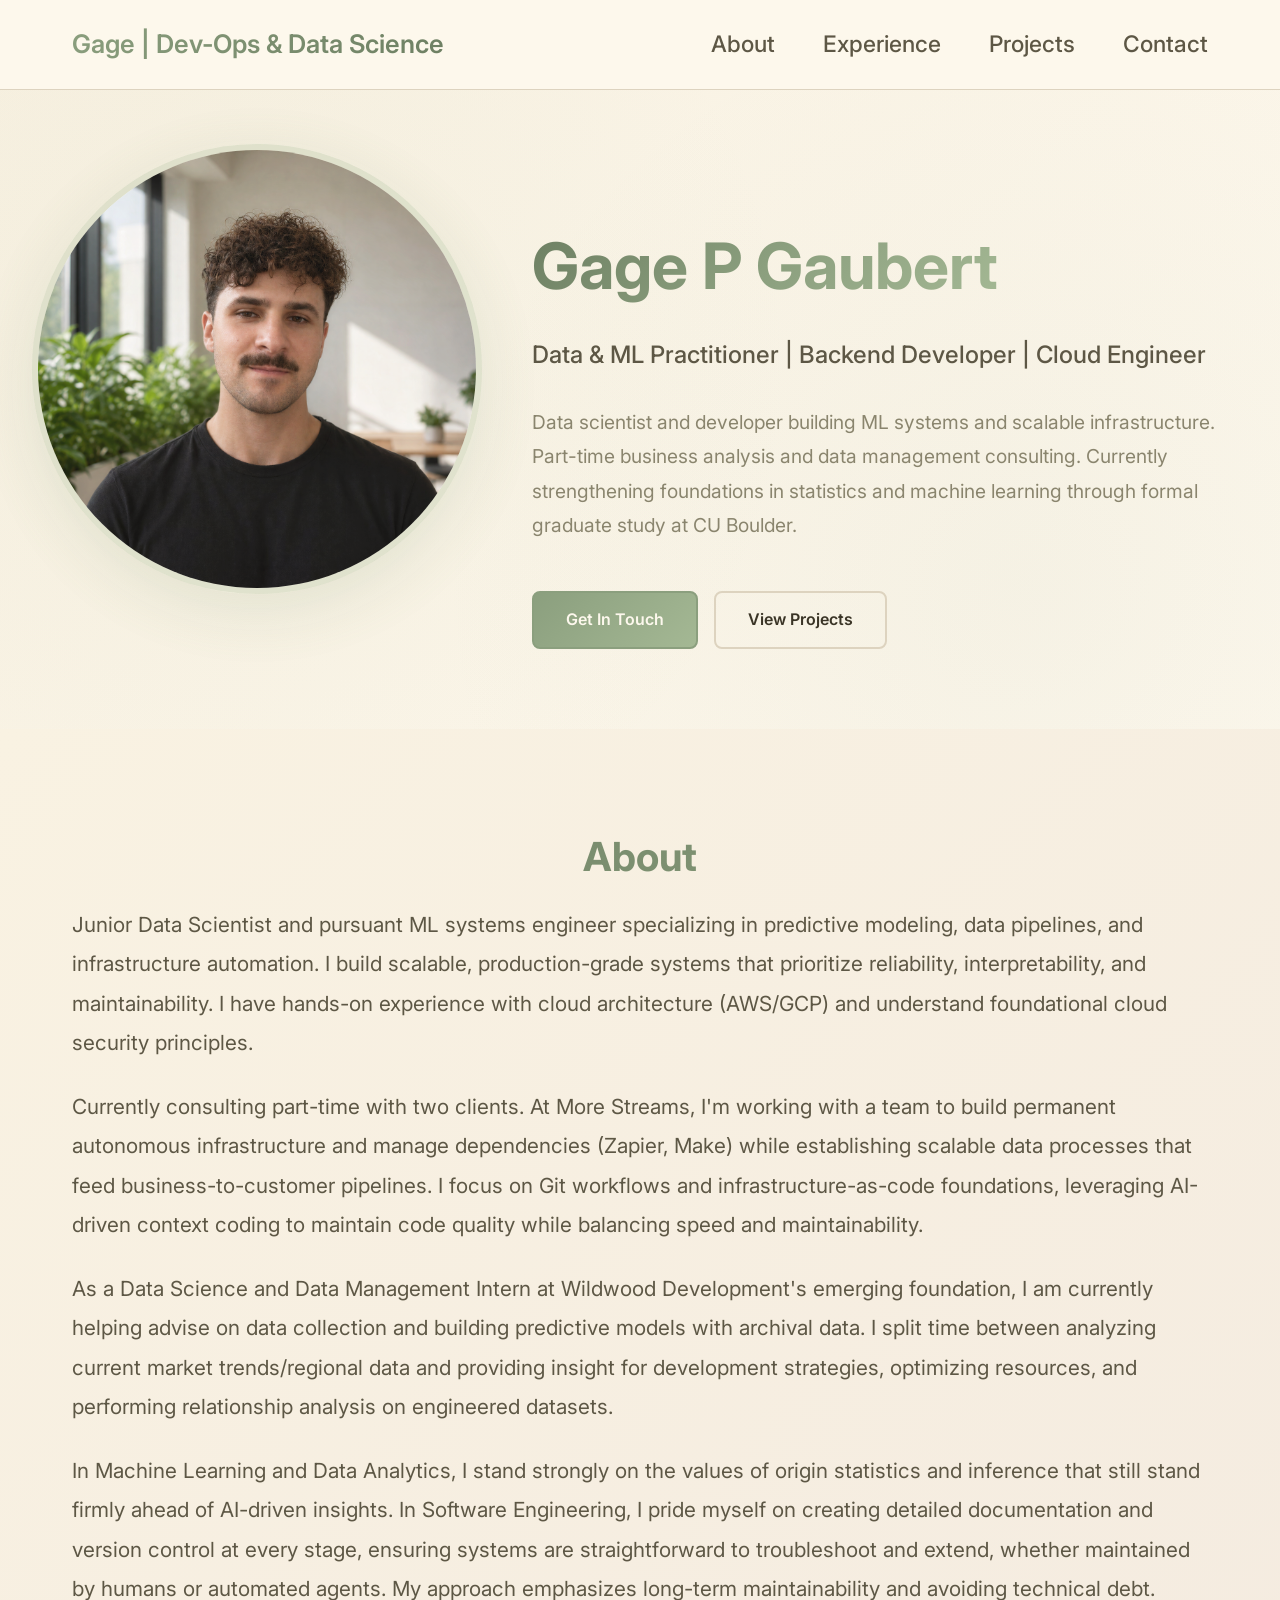
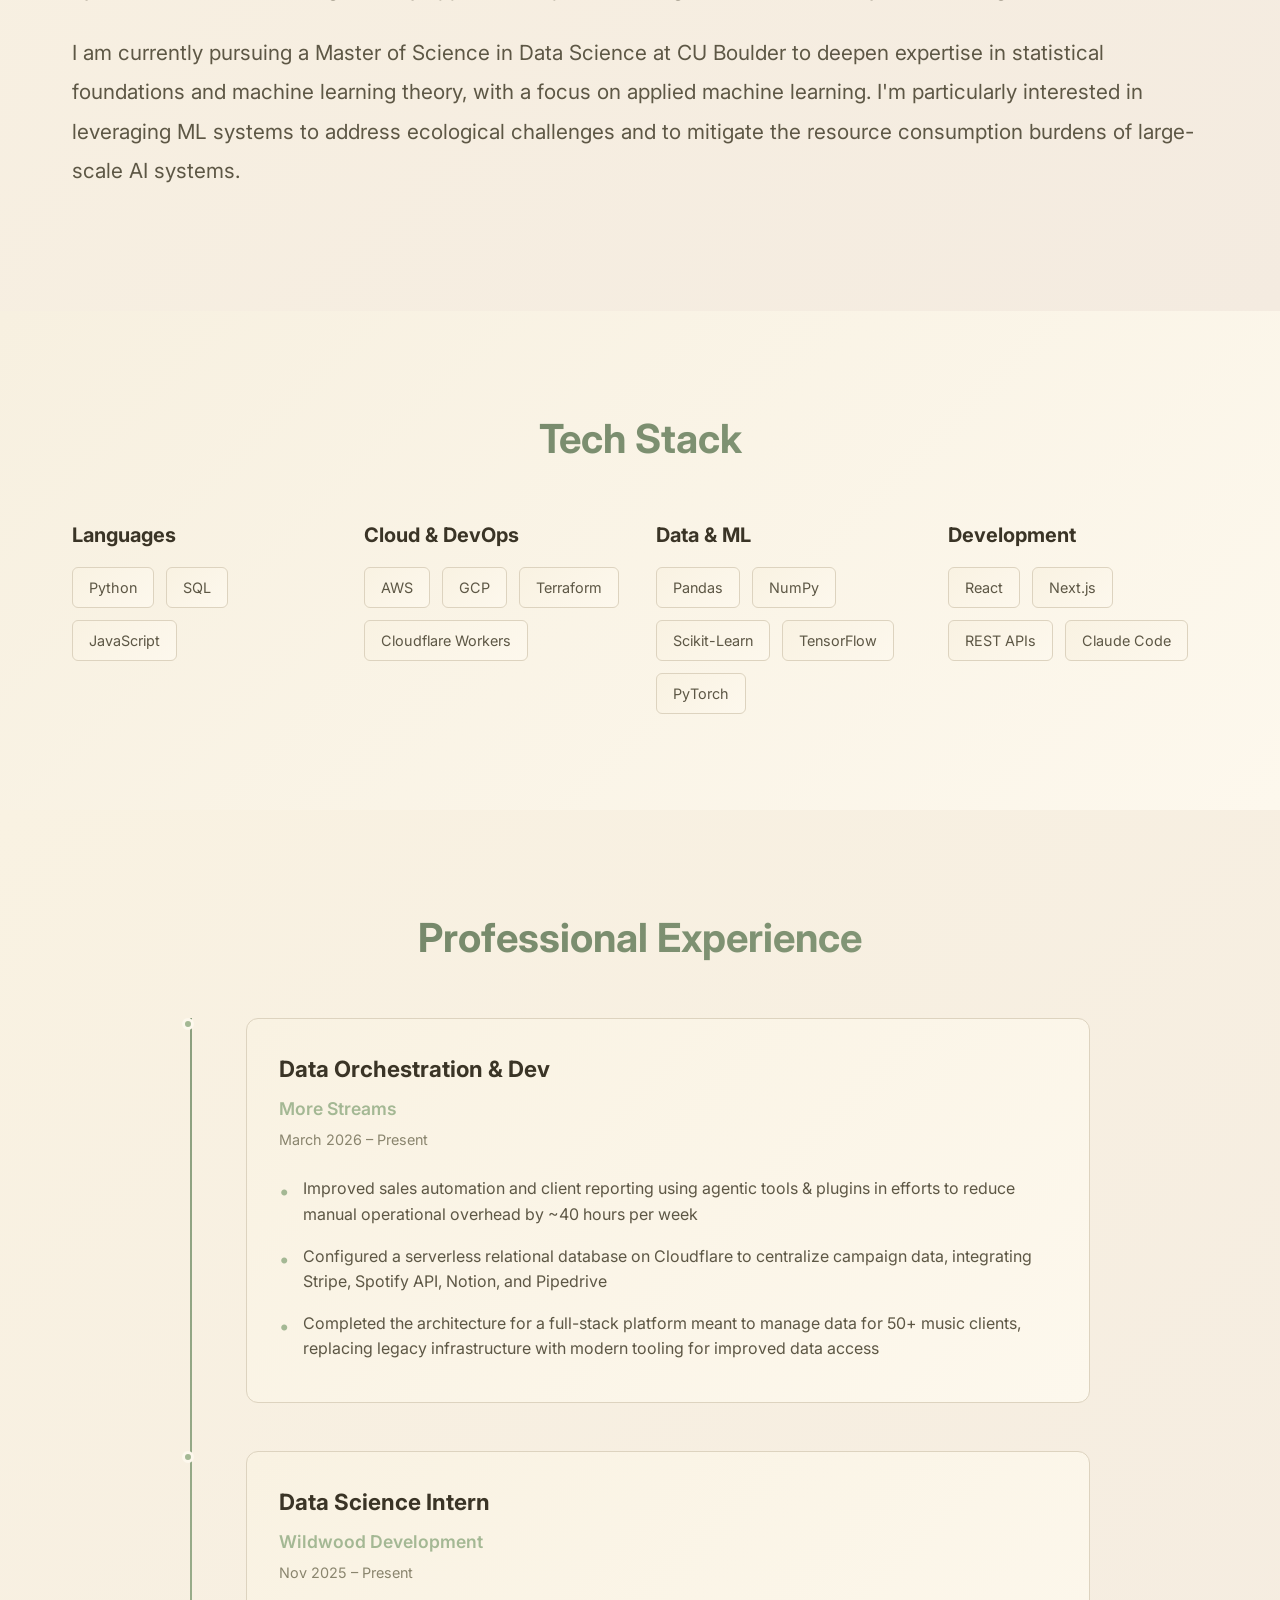
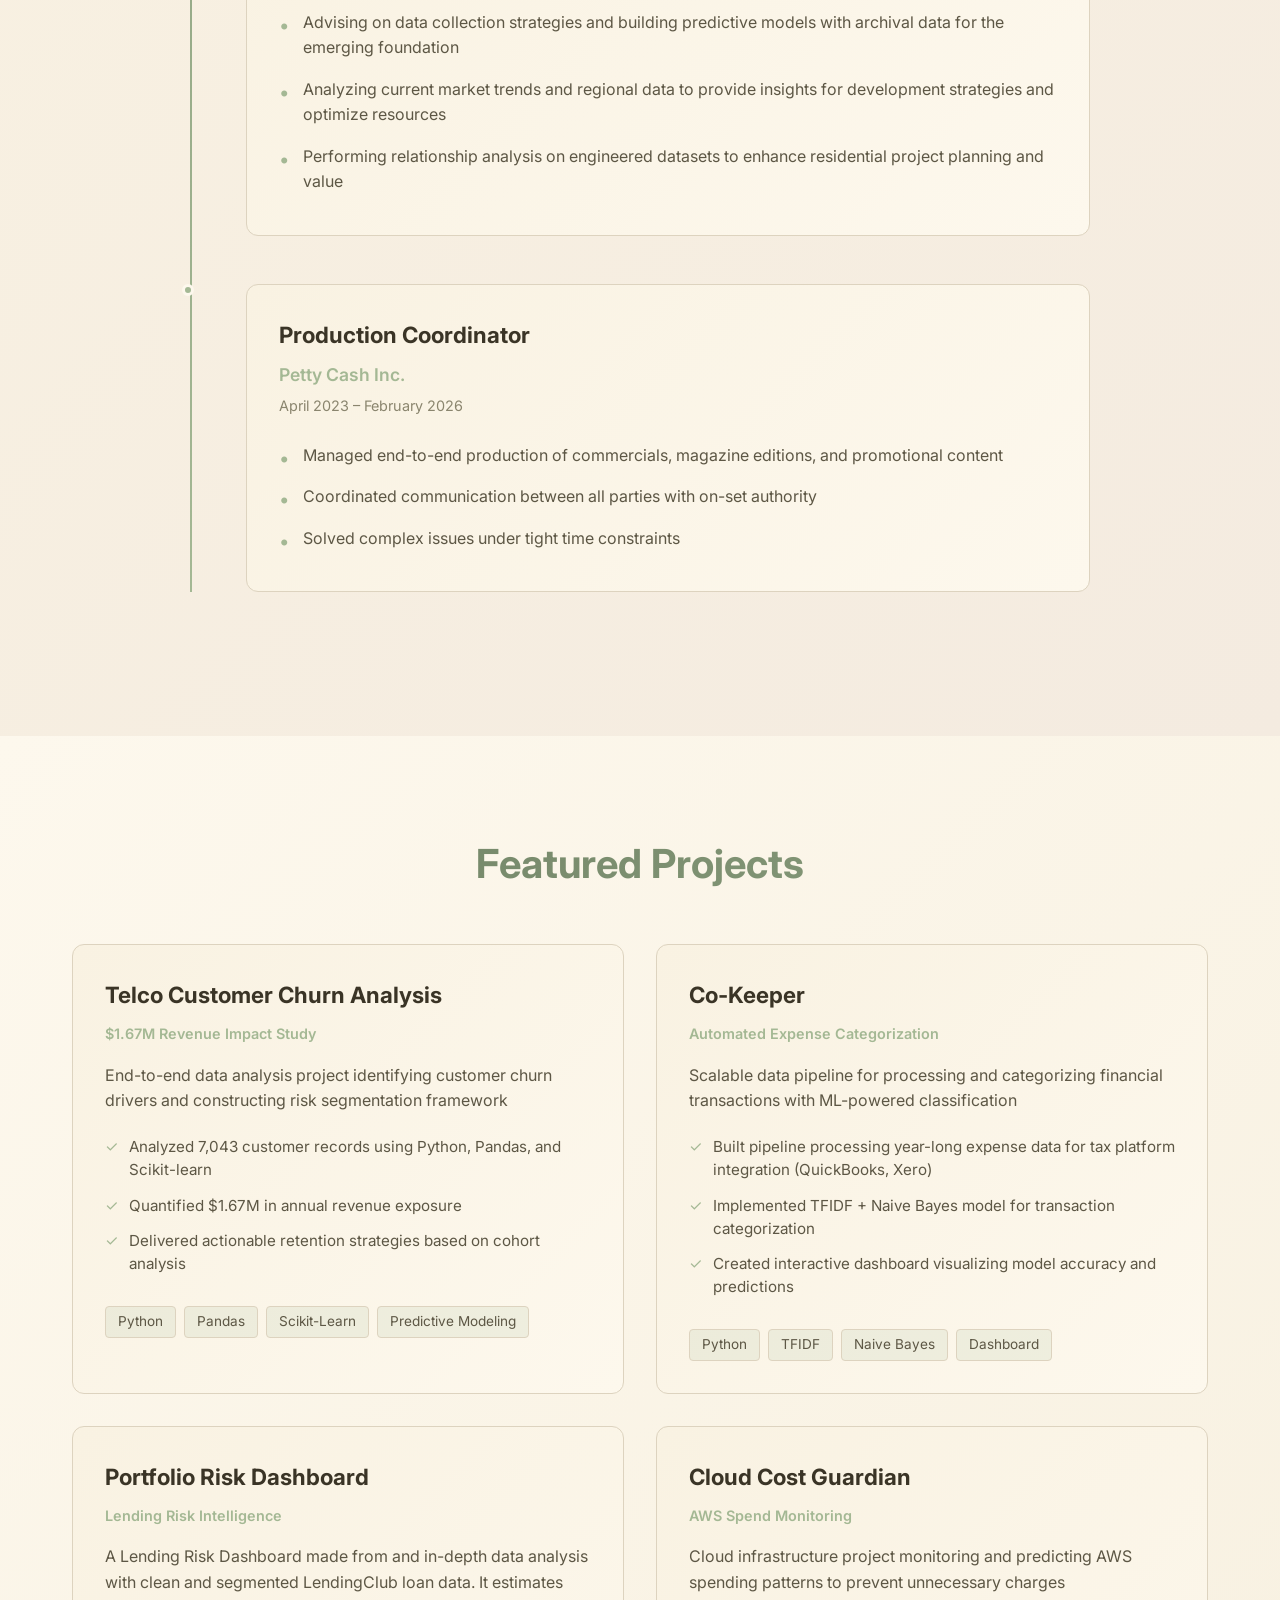
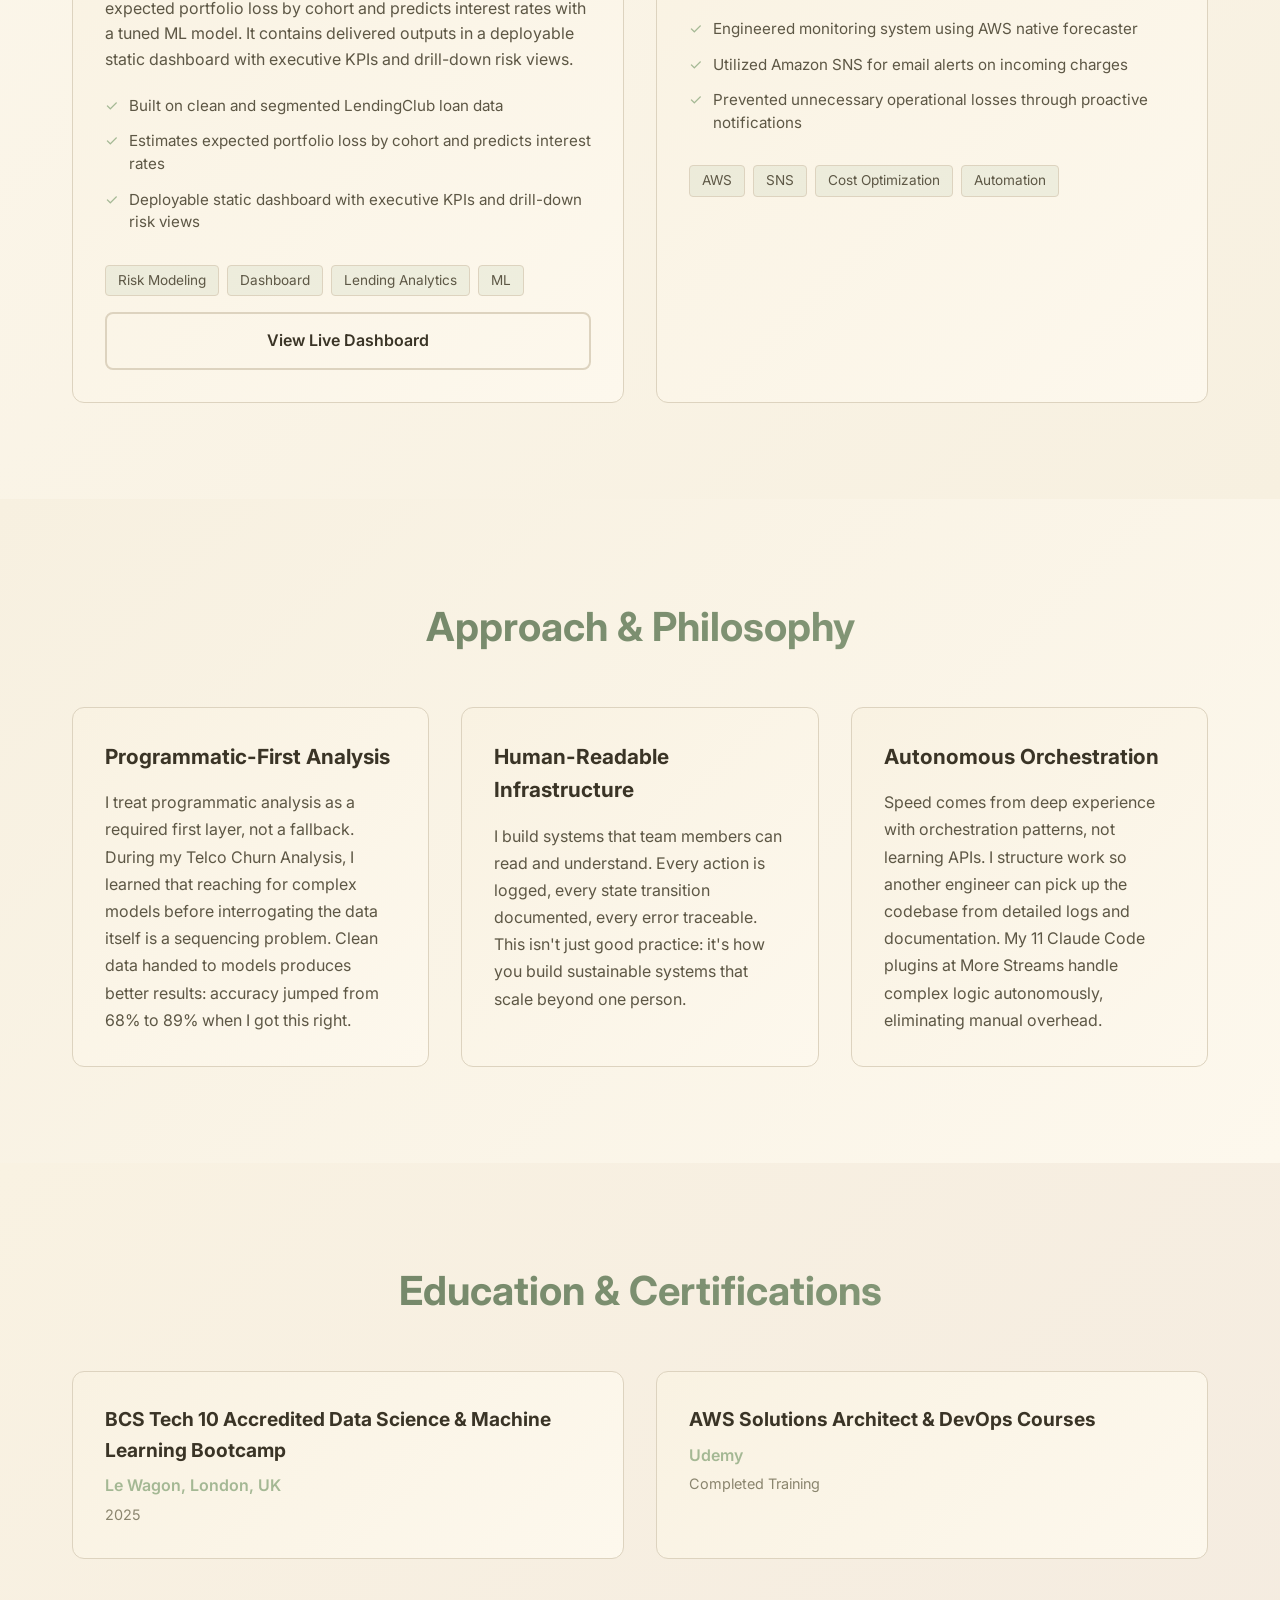
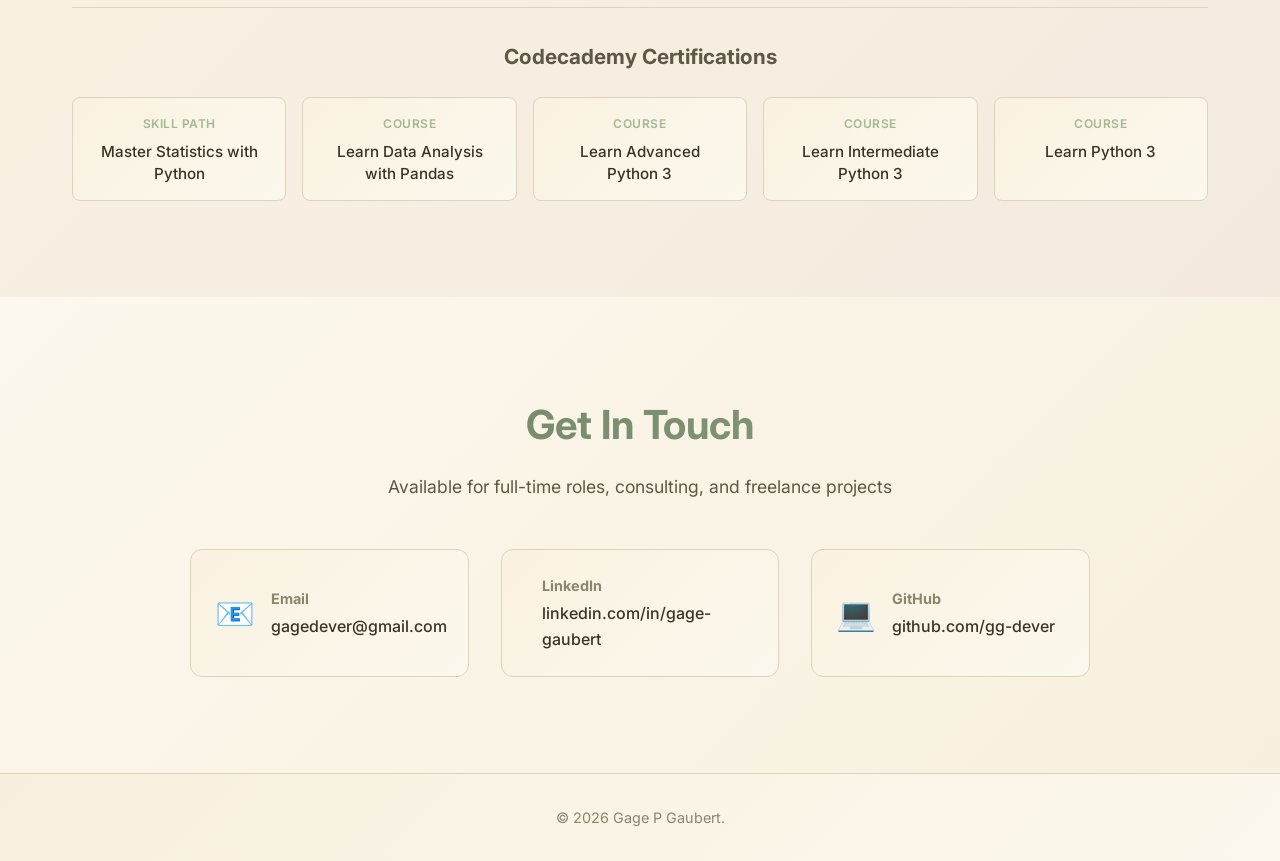
<file: index.html>
<!DOCTYPE html>
<html lang="en">
<head>
    <meta charset="UTF-8">
    <meta name="viewport" content="width=device-width, initial-scale=1.0">
    <title>Gage P Gaubert | Developer Ops & Data Practitioner</title>
    <link rel="stylesheet" href="style.css?v=20260426-1">
    <style>
        .projects-grid {
            grid-template-columns: repeat(2, minmax(0, 1fr));
        }

        @media (max-width: 768px) {
            .projects-grid {
                grid-template-columns: 1fr;
            }
        }
    </style>
    <link rel="preconnect" href="https://fonts.googleapis.com">
    <link rel="preconnect" href="https://fonts.gstatic.com" crossorigin>
    <link href="https://fonts.googleapis.com/css2?family=Inter:wght@300;400;500;600;700&display=swap" rel="stylesheet">
</head>
<body>
    <!-- Navigation -->
    <nav class="navbar">
        <div class="container">
            <div class="nav-brand">Gage | Dev-Ops & Data Science</div>
            <div class="nav-links">
                <a href="#about">About</a>
                <a href="#experience">Experience</a>
                <a href="#projects">Projects</a>
                <a href="#contact">Contact</a>
            </div>
        </div>
    </nav>

    <!-- Hero Section -->
    <section class="hero">
        <div class="container">
            <div class="hero-content">
                <div class="hero-title-section">
                    <div class="profile-circle">
                        <img src="assets/profile.png?v=20260709" alt="Gage P Gaubert Profile">
                    </div>
                    <h1 class="hero-title">Gage P Gaubert</h1>
                </div>
                <p class="hero-subtitle">Data & ML Practitioner | Backend Developer | Cloud Engineer</p>
                <p class="hero-description">Data scientist and developer building ML systems and scalable infrastructure. Part-time business analysis and data management consulting. Currently strengthening foundations in statistics and machine learning through formal graduate study at CU Boulder.</p>
                <div class="hero-cta">
                    <a href="#contact" class="btn btn-primary">Get In Touch</a>
                    <a href="#projects" class="btn btn-secondary">View Projects</a>
                </div>
            </div>
        </div>
    </section>

    <!-- About Section -->
    <section id="about" class="about">
        <div class="container">
            <h2 class="section-title">About</h2>
            <div class="about-content">
                <p class="about-text">
                    Junior Data Scientist and pursuant ML systems engineer specializing in predictive modeling, data pipelines, and infrastructure automation. I build scalable, production-grade systems that prioritize reliability, interpretability, and maintainability. I have hands-on experience with cloud architecture (AWS/GCP) and understand foundational cloud security principles.
                </p>
                <p class="about-text">
                    Currently consulting part-time with two clients. At More Streams, I'm working with a team to build permanent autonomous infrastructure and manage dependencies (Zapier, Make) while establishing scalable data processes that feed business-to-customer pipelines. I focus on Git workflows and infrastructure-as-code foundations, leveraging AI-driven context coding to maintain code quality while balancing speed and maintainability.
                </p>
                <p class="about-text">
                    As a Data Science and Data Management Intern at Wildwood Development's emerging foundation, I am currently helping advise on data collection and building predictive models with archival data. I split time between analyzing current market trends/regional data and providing insight for development strategies, optimizing resources, and performing relationship analysis on engineered datasets.
                </p>
                <p class="about-text">
                    In Machine Learning and Data Analytics, I stand strongly on the values of origin statistics and inference that still stand firmly ahead of AI-driven insights. In Software Engineering, I pride myself on creating detailed documentation and version control at every stage, ensuring systems are straightforward to troubleshoot and extend, whether maintained by humans or automated agents. My approach emphasizes long-term maintainability and avoiding technical debt.
                </p>
                <p class="about-text">
                    I am currently pursuing a Master of Science in Data Science at CU Boulder to deepen expertise in statistical foundations and machine learning theory, with a focus on applied machine learning. I'm particularly interested in leveraging ML systems to address ecological challenges and to mitigate the resource consumption burdens of large-scale AI systems.
                </p>
            </div>
        </div>
    </section>

    <!-- Tech Stack Section -->
    <section class="tech-stack">
        <div class="container">
            <h2 class="section-title">Tech Stack</h2>
            <div class="tech-categories">
                <div class="tech-category">
                    <h3>Languages</h3>
                    <div class="tech-tags">
                        <span class="tech-tag">Python</span>
                        <span class="tech-tag">SQL</span>
                        <span class="tech-tag">JavaScript</span>
                    </div>
                </div>
                <div class="tech-category">
                    <h3>Cloud & DevOps</h3>
                    <div class="tech-tags">
                        <span class="tech-tag">AWS</span>
                        <span class="tech-tag">GCP</span>
                        <span class="tech-tag">Terraform</span>
                        <span class="tech-tag">Cloudflare Workers</span>
                    </div>
                </div>
                <div class="tech-category">
                    <h3>Data & ML</h3>
                    <div class="tech-tags">
                        <span class="tech-tag">Pandas</span>
                        <span class="tech-tag">NumPy</span>
                        <span class="tech-tag">Scikit-Learn</span>
                        <span class="tech-tag">TensorFlow</span>
                        <span class="tech-tag">PyTorch</span>
                    </div>
                </div>
                <div class="tech-category">
                    <h3>Development</h3>
                    <div class="tech-tags">
                        <span class="tech-tag">React</span>
                        <span class="tech-tag">Next.js</span>
                        <span class="tech-tag">REST APIs</span>
                        <span class="tech-tag">Claude Code</span>
                    </div>
                </div>
            </div>
        </div>
    </section>

    <!-- Experience Section -->
    <section id="experience" class="experience">
        <div class="container">
            <h2 class="section-title">Professional Experience</h2>

            <div class="timeline">
                <!-- More Streams -->
                <div class="timeline-item">
                    <div class="timeline-marker"></div>
                    <div class="timeline-content">
                        <div class="timeline-header">
                            <h3>Data Orchestration & Dev</h3>
                            <span class="company">More Streams</span>
                            <span class="timeline-date">March 2026 – Present</span>
                        </div>
                        <ul class="timeline-details">
                            <li>Improved sales automation and client reporting using agentic tools & plugins in efforts to reduce manual operational overhead by ~40 hours per week</li>
                            <li>Configured a serverless relational database on Cloudflare to centralize campaign data, integrating Stripe, Spotify API, Notion, and Pipedrive</li>
                            <li>Completed the architecture for a full-stack platform meant to manage data for 50+ music clients, replacing legacy infrastructure with modern tooling for improved data access</li>
                        </ul>
                    </div>
                </div>

                <!-- Wildwood -->
                <div class="timeline-item">
                    <div class="timeline-marker"></div>
                    <div class="timeline-content">
                        <div class="timeline-header">
                            <h3>Data Science Intern</h3>
                            <span class="company">Wildwood Development</span>
                            <span class="timeline-date">Nov 2025 – Present</span>
                        </div>
                        <ul class="timeline-details">
                            <li>Advising on data collection strategies and building predictive models with archival data for the emerging foundation</li>
                            <li>Analyzing current market trends and regional data to provide insights for development strategies and optimize resources</li>
                            <li>Performing relationship analysis on engineered datasets to enhance residential project planning and value</li>
                        </ul>
                    </div>
                </div>

                <!-- Petty Cash -->
                <div class="timeline-item">
                    <div class="timeline-marker"></div>
                    <div class="timeline-content">
                        <div class="timeline-header">
                            <h3>Production Coordinator</h3>
                            <span class="company">Petty Cash Inc.</span>
                            <span class="timeline-date">April 2023 – February 2026</span>
                        </div>
                        <ul class="timeline-details">
                            <li>Managed end-to-end production of commercials, magazine editions, and promotional content</li>
                            <li>Coordinated communication between all parties with on-set authority</li>
                            <li>Solved complex issues under tight time constraints</li>
                        </ul>
                    </div>
                </div>
            </div>
        </div>
    </section>

    <!-- Projects Section -->
    <section id="projects" class="projects">
        <div class="container">
            <h2 class="section-title">Featured Projects</h2>

            <div class="projects-grid">
                <!-- Telco Churn Analysis -->
                <div class="project-card">
                    <div class="project-header">
                        <h3>Telco Customer Churn Analysis</h3>
                        <span class="project-impact">$1.67M Revenue Impact Study</span>
                    </div>
                    <p class="project-description">
                        End-to-end data analysis project identifying customer churn drivers and constructing risk segmentation framework
                    </p>
                    <ul class="project-details">
                        <li>Analyzed 7,043 customer records using Python, Pandas, and Scikit-learn</li>
                        <li>Quantified $1.67M in annual revenue exposure</li>
                        <li>Delivered actionable retention strategies based on cohort analysis</li>
                    </ul>
                    <div class="project-tags">
                        <span class="tag">Python</span>
                        <span class="tag">Pandas</span>
                        <span class="tag">Scikit-Learn</span>
                        <span class="tag">Predictive Modeling</span>
                    </div>
                </div>

                <!-- Co-Keeper -->
                <div class="project-card">
                    <div class="project-header">
                        <h3>Co-Keeper</h3>
                        <span class="project-impact">Automated Expense Categorization</span>
                    </div>
                    <p class="project-description">
                        Scalable data pipeline for processing and categorizing financial transactions with ML-powered classification
                    </p>
                    <ul class="project-details">
                        <li>Built pipeline processing year-long expense data for tax platform integration (QuickBooks, Xero)</li>
                        <li>Implemented TFIDF + Naive Bayes model for transaction categorization</li>
                        <li>Created interactive dashboard visualizing model accuracy and predictions</li>
                    </ul>
                    <div class="project-tags">
                        <span class="tag">Python</span>
                        <span class="tag">TFIDF</span>
                        <span class="tag">Naive Bayes</span>
                        <span class="tag">Dashboard</span>
                    </div>
                </div>

                <!-- Portfolio Risk Dashboard -->
                <div class="project-card">
                    <div class="project-header">
                        <h3>Portfolio Risk Dashboard</h3>
                        <span class="project-impact">Lending Risk Intelligence</span>
                    </div>
                    <p class="project-description">
                        A Lending Risk Dashboard made from and in-depth data analysis with clean and segmented LendingClub loan data. It estimates expected portfolio loss by cohort and predicts interest rates with a tuned ML model. It contains delivered outputs in a deployable static dashboard with executive KPIs and drill-down risk views.
                    </p>
                    <ul class="project-details">
                        <li>Built on clean and segmented LendingClub loan data</li>
                        <li>Estimates expected portfolio loss by cohort and predicts interest rates</li>
                        <li>Deployable static dashboard with executive KPIs and drill-down risk views</li>
                    </ul>
                    <div class="project-tags">
                        <span class="tag">Risk Modeling</span>
                        <span class="tag">Dashboard</span>
                        <span class="tag">Lending Analytics</span>
                        <span class="tag">ML</span>
                    </div>
                    <a href="https://lending-risk-intelligence.onrender.com/dashboard/index.html" target="_blank" class="btn btn-secondary" style="margin-top: 1rem; width: 100%; text-align: center;">View Live Dashboard</a>
                </div>

                <!-- Cloud Cost Guardian -->
                <div class="project-card">
                    <div class="project-header">
                        <h3>Cloud Cost Guardian</h3>
                        <span class="project-impact">AWS Spend Monitoring</span>
                    </div>
                    <p class="project-description">
                        Cloud infrastructure project monitoring and predicting AWS spending patterns to prevent unnecessary charges
                    </p>
                    <ul class="project-details">
                        <li>Engineered monitoring system using AWS native forecaster</li>
                        <li>Utilized Amazon SNS for email alerts on incoming charges</li>
                        <li>Prevented unnecessary operational losses through proactive notifications</li>
                    </ul>
                    <div class="project-tags">
                        <span class="tag">AWS</span>
                        <span class="tag">SNS</span>
                        <span class="tag">Cost Optimization</span>
                        <span class="tag">Automation</span>
                    </div>
                </div>
            </div>
        </div>
    </section>

    <!-- Philosophy Section -->
    <section class="philosophy">
        <div class="container">
            <h2 class="section-title">Approach & Philosophy</h2>
            <div class="philosophy-grid">
                <div class="philosophy-card">
                    <h3>Programmatic-First Analysis</h3>
                    <p>
                        I treat programmatic analysis as a required first layer, not a fallback. During my Telco Churn Analysis,
                        I learned that reaching for complex models before interrogating the data itself is a sequencing problem.
                        Clean data handed to models produces better results: accuracy jumped from 68% to 89% when I got this right.
                    </p>
                </div>
                <div class="philosophy-card">
                    <h3>Human-Readable Infrastructure</h3>
                    <p>
                        I build systems that team members can read and understand. Every action is logged, every state transition
                        documented, every error traceable. This isn't just good practice: it's how you build sustainable systems
                        that scale beyond one person.
                    </p>
                </div>
                <div class="philosophy-card">
                    <h3>Autonomous Orchestration</h3>
                    <p>
                        Speed comes from deep experience with orchestration patterns, not learning APIs. I structure work so
                        another engineer can pick up the codebase from detailed logs and documentation. My 11 Claude Code plugins
                        at More Streams handle complex logic autonomously, eliminating manual overhead.
                    </p>
                </div>
            </div>
        </div>
    </section>

    <!-- Education -->
    <section class="education">
        <div class="container">
            <h2 class="section-title">Education & Certifications</h2>
            <div class="education-grid">
                <div class="education-card">
                    <h3>BCS Tech 10 Accredited Data Science & Machine Learning Bootcamp</h3>
                    <p class="institution">Le Wagon, London, UK</p>
                    <p class="year">2025</p>
                </div>
                <div class="education-card">
                    <h3>AWS Solutions Architect & DevOps Courses</h3>
                    <p class="institution">Udemy</p>
                    <p class="year">Completed Training</p>
                </div>
            </div>

            <!-- Codecademy Courses -->
            <div class="codecademy-section">
                <h3 class="codecademy-title">Codecademy Certifications</h3>
                <div class="codecademy-grid">
                    <div class="codecademy-card">
                        <div class="course-type">Skill Path</div>
                        <h4>Master Statistics with Python</h4>
                    </div>
                    <div class="codecademy-card">
                        <div class="course-type">Course</div>
                        <h4>Learn Data Analysis with Pandas</h4>
                    </div>
                    <div class="codecademy-card">
                        <div class="course-type">Course</div>
                        <h4>Learn Advanced Python 3</h4>
                    </div>
                    <div class="codecademy-card">
                        <div class="course-type">Course</div>
                        <h4>Learn Intermediate Python 3</h4>
                    </div>
                    <div class="codecademy-card">
                        <div class="course-type">Course</div>
                        <h4>Learn Python 3</h4>
                    </div>
                </div>
            </div>
        </div>
    </section>

    <!-- Contact Section -->
    <section id="contact" class="contact">
        <div class="container">
            <h2 class="section-title">Get In Touch</h2>
            <p class="contact-subtitle">Available for full-time roles, consulting, and freelance projects</p>

            <div class="contact-info">
                <div class="contact-item">
                    <div class="contact-icon">📧</div>
                    <div>
                        <h4>Email</h4>
                        <a href="mailto:gagedever@gmail.com">gagedever@gmail.com</a>
                    </div>
                </div>
                <div class="contact-item">
                    <div class="contact-icon"></div>
                    <div>
                        <h4>LinkedIn</h4>
                        <a href="https://linkedin.com/in/gage-gaubert" target="_blank">linkedin.com/in/gage-gaubert</a>
                    </div>
                </div>
                <div class="contact-item">
                    <div class="contact-icon">💻</div>
                    <div>
                        <h4>GitHub</h4>
                        <a href="https://github.com/gg-dever" target="_blank">github.com/gg-dever</a>
                    </div>
                </div>
            </div>
        </div>
    </section>

    <!-- Footer -->
    <footer class="footer">
        <div class="container">
            <p>&copy; 2026 Gage P Gaubert.</p>
        </div>
    </footer>

    <script src="script.js"></script>
</body>
</html>
</file>
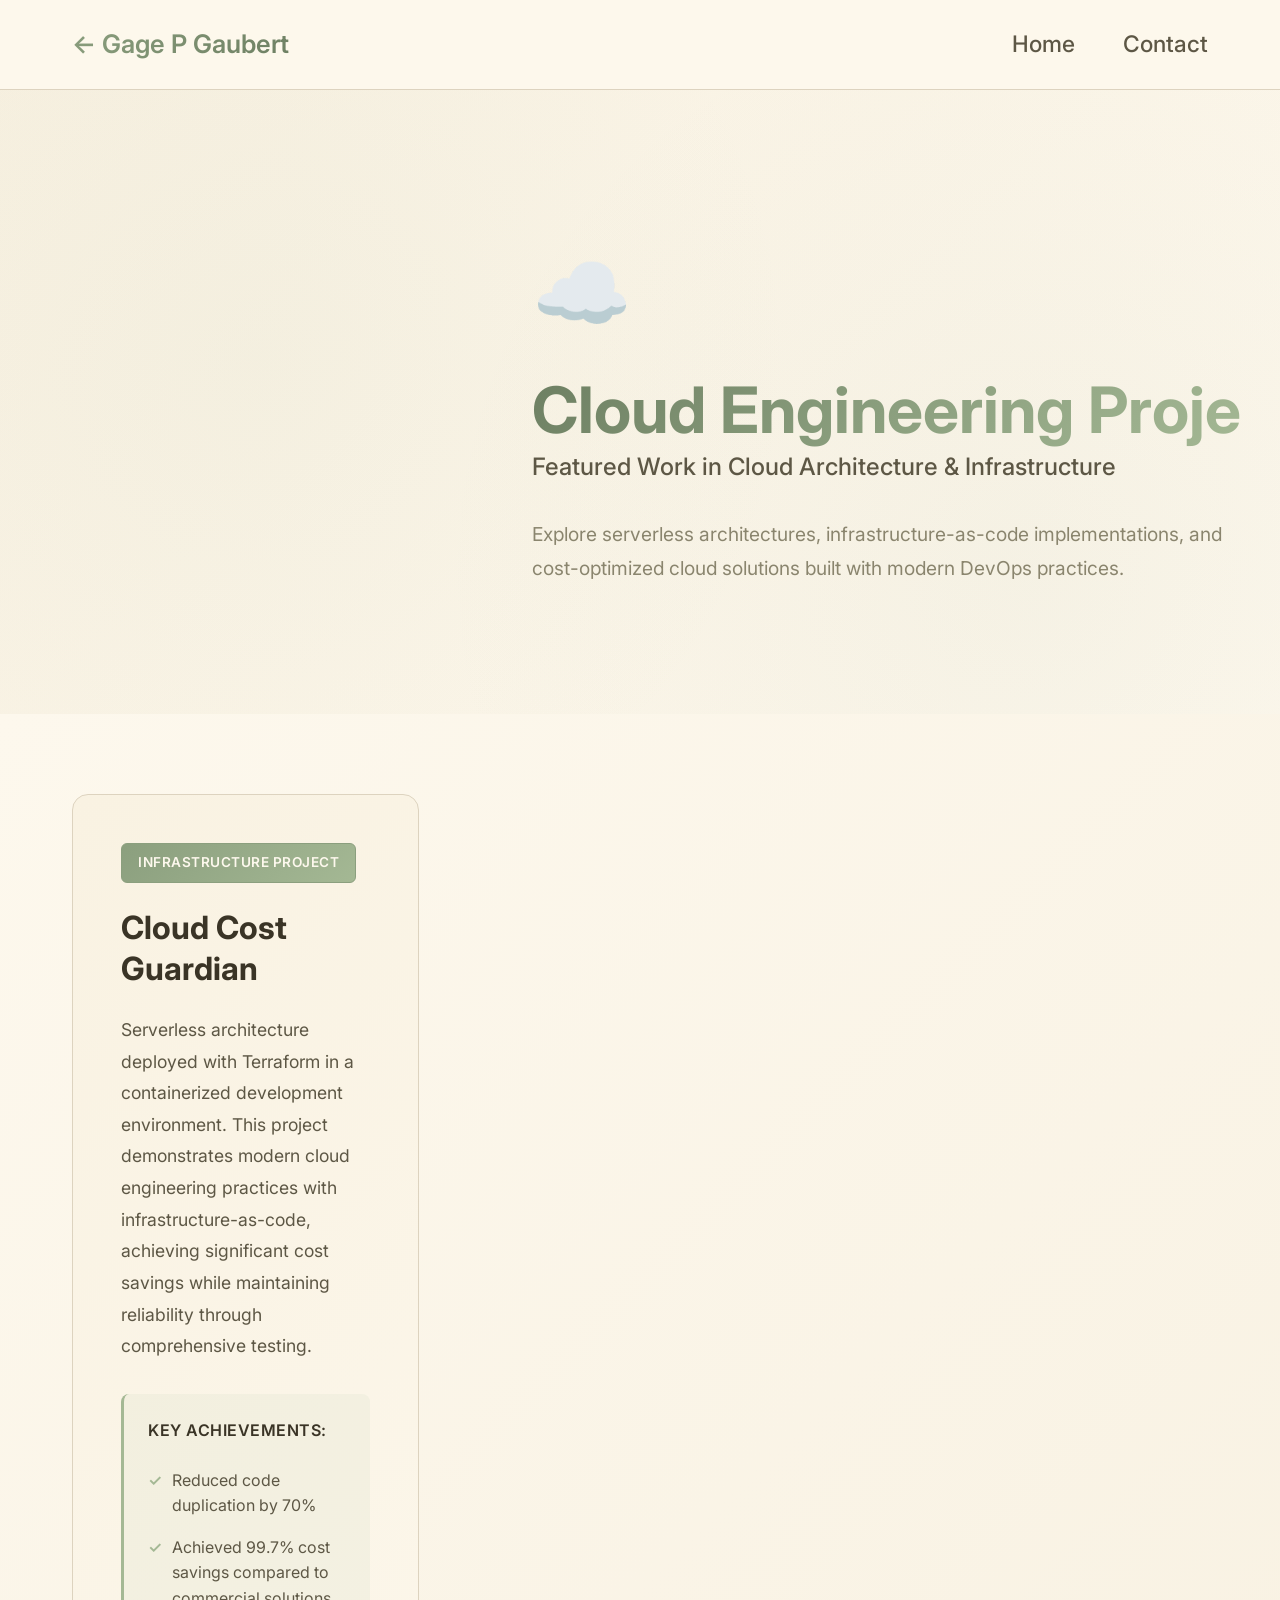
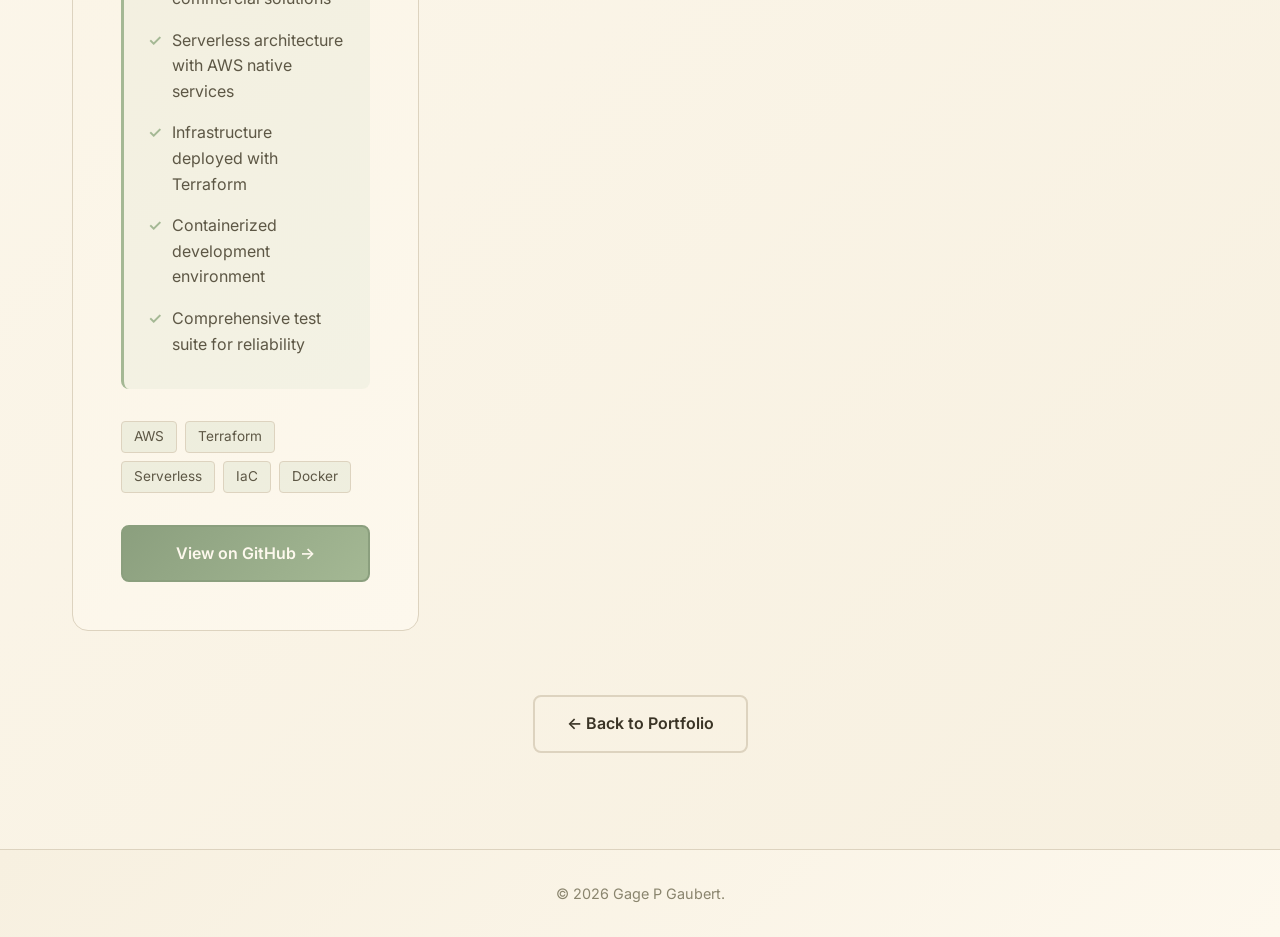
<file: cloud-engineering.html>
<!DOCTYPE html>
<html lang="en">
<head>
    <meta charset="UTF-8">
    <meta name="viewport" content="width=device-width, initial-scale=1.0">
    <title>Cloud Engineering Projects | Gage P Gaubert</title>
    <link rel="stylesheet" href="style.css?v=20260426-1">
    <link rel="preconnect" href="https://fonts.googleapis.com">
    <link rel="preconnect" href="https://fonts.gstatic.com" crossorigin>
    <link href="https://fonts.googleapis.com/css2?family=Inter:wght@300;400;500;600;700&display=swap" rel="stylesheet">
</head>
<body>
    <!-- Navigation -->
    <nav class="navbar">
        <div class="container">
            <div class="nav-brand">
                <a href="index.html" style="color: inherit; text-decoration: none;">
                    ← Gage P Gaubert
                </a>
            </div>
            <div class="nav-links">
                <a href="index.html">Home</a>
                <a href="index.html#contact">Contact</a>
            </div>
        </div>
    </nav>

    <!-- Hero Section -->
    <section class="hero">
        <div class="container">
            <div class="hero-content">
                <div class="specialty-icon" style="font-size: 5rem; margin-bottom: 1rem;">☁️</div>
                <h1 class="hero-title">Cloud Engineering Projects</h1>
                <p class="hero-subtitle">Featured Work in Cloud Architecture & Infrastructure</p>
                <p class="hero-description">
                    Explore serverless architectures, infrastructure-as-code implementations, and cost-optimized
                    cloud solutions built with modern DevOps practices.
                </p>
            </div>
        </div>
    </section>

    <!-- Projects Section -->
    <section class="projects" style="padding-top: 2rem;">
        <div class="container">
            <div class="featured-projects-grid">
                <!-- Cloud Cost Guardian -->
                <div class="featured-project-card">
                    <div class="featured-badge">Infrastructure Project</div>
                    <h2>Cloud Cost Guardian</h2>
                    <p class="featured-description">
                        Serverless architecture deployed with Terraform in a containerized development environment.
                        This project demonstrates modern cloud engineering practices with infrastructure-as-code,
                        achieving significant cost savings while maintaining reliability through comprehensive testing.
                    </p>
                    <div class="featured-highlights">
                        <h4>Key Achievements:</h4>
                        <ul>
                            <li>Reduced code duplication by 70%</li>
                            <li>Achieved 99.7% cost savings compared to commercial solutions</li>
                            <li>Serverless architecture with AWS native services</li>
                            <li>Infrastructure deployed with Terraform</li>
                            <li>Containerized development environment</li>
                            <li>Comprehensive test suite for reliability</li>
                        </ul>
                    </div>
                    <div class="project-tags" style="margin-top: 1.5rem;">
                        <span class="tag">AWS</span>
                        <span class="tag">Terraform</span>
                        <span class="tag">Serverless</span>
                        <span class="tag">IaC</span>
                        <span class="tag">Docker</span>
                    </div>
                    <a href="https://github.com/gg-dever/cloudcost-guardian" target="_blank" class="btn btn-primary" style="margin-top: 2rem; width: 100%; text-align: center;">
                        View on GitHub →
                    </a>
                </div>
            </div>

            <!-- Back to Home -->
            <div style="text-align: center; margin-top: 4rem;">
                <a href="index.html" class="btn btn-secondary">← Back to Portfolio</a>
            </div>
        </div>
    </section>

    <!-- Footer -->
    <footer class="footer">
        <div class="container">
            <p>&copy; 2026 Gage P Gaubert.</p>
        </div>
    </footer>

    <script src="script.js"></script>
</body>
</html>
</file>
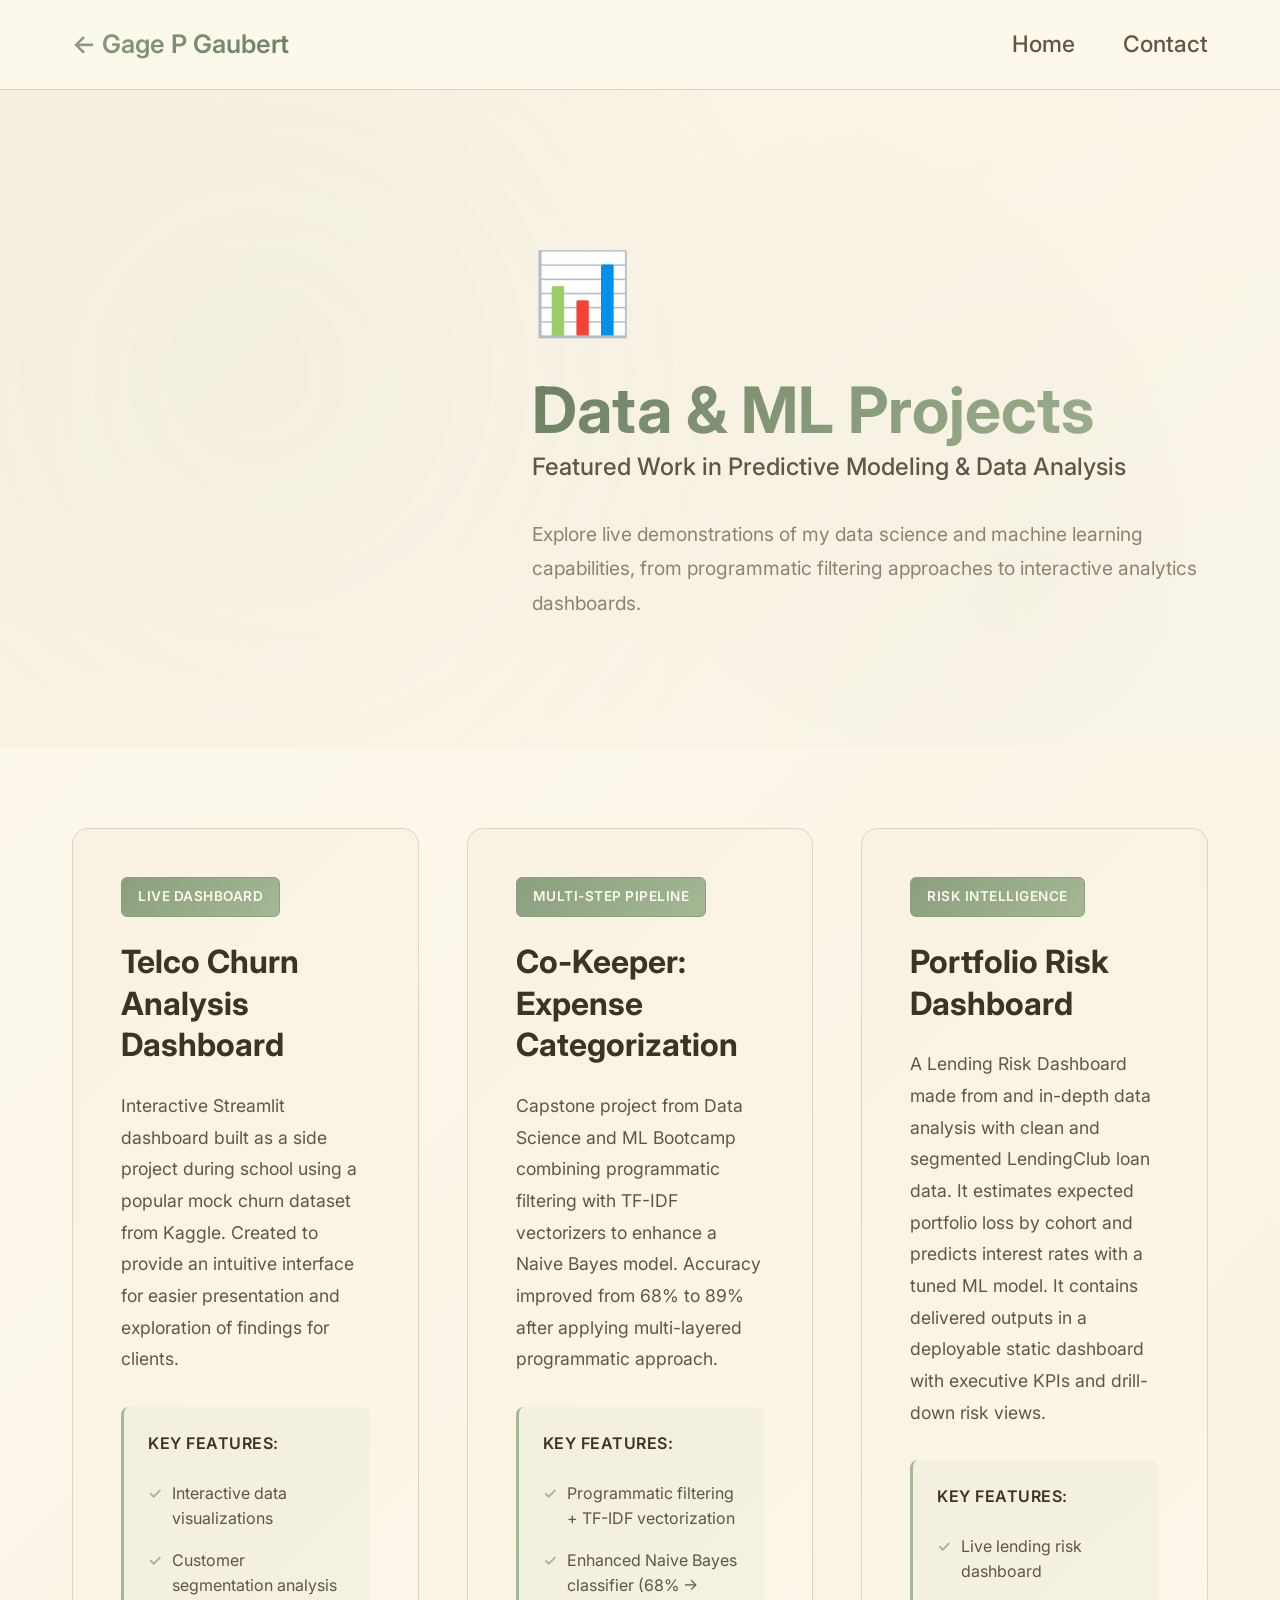
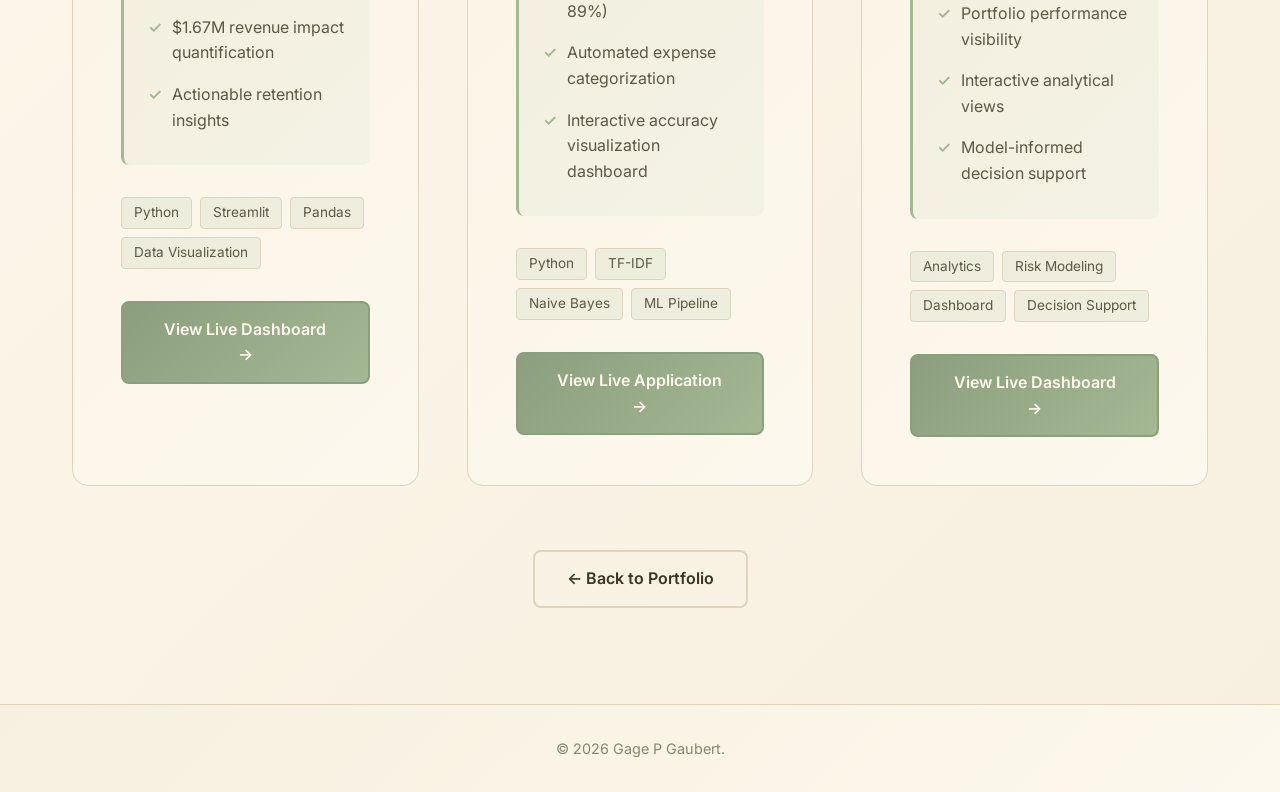
<file: data-ml.html>
<!DOCTYPE html>
<html lang="en">
<head>
    <meta charset="UTF-8">
    <meta name="viewport" content="width=device-width, initial-scale=1.0">
    <title>Data & ML Projects | Gage P Gaubert</title>
    <link rel="stylesheet" href="style.css">
    <link rel="preconnect" href="https://fonts.googleapis.com">
    <link rel="preconnect" href="https://fonts.gstatic.com" crossorigin>
    <link href="https://fonts.googleapis.com/css2?family=Inter:wght@300;400;500;600;700&display=swap" rel="stylesheet">
</head>
<body>
    <!-- Navigation -->
    <nav class="navbar">
        <div class="container">
            <div class="nav-brand">
                <a href="index.html" style="color: inherit; text-decoration: none;">
                    ← Gage P Gaubert
                </a>
            </div>
            <div class="nav-links">
                <a href="index.html">Home</a>
                <a href="index.html#contact">Contact</a>
            </div>
        </div>
    </nav>

    <!-- Hero Section -->
    <section class="hero">
        <div class="container">
            <div class="hero-content">
                <div class="specialty-icon" style="font-size: 5rem; margin-bottom: 1rem;">📊</div>
                <h1 class="hero-title">Data & ML Projects</h1>
                <p class="hero-subtitle">Featured Work in Predictive Modeling & Data Analysis</p>
                <p class="hero-description">
                    Explore live demonstrations of my data science and machine learning capabilities,
                    from programmatic filtering approaches to interactive analytics dashboards.
                </p>
            </div>
        </div>
    </section>

    <!-- Projects Section -->
    <section class="projects" style="padding-top: 2rem;">
        <div class="container">
            <div class="featured-projects-grid">
                <!-- Telco Churn Dashboard -->
                <div class="featured-project-card">
                    <div class="featured-badge">Live Dashboard</div>
                    <h2>Telco Churn Analysis Dashboard</h2>
                    <p class="featured-description">
                        Interactive Streamlit dashboard built as a side project during school using a popular mock churn dataset from Kaggle.
                        Created to provide an intuitive interface for easier presentation and exploration of findings for clients.
                    </p>
                    <div class="featured-highlights">
                        <h4>Key Features:</h4>
                        <ul>
                            <li>Interactive data visualizations</li>
                            <li>Customer segmentation analysis</li>
                            <li>$1.67M revenue impact quantification</li>
                            <li>Actionable retention insights</li>
                        </ul>
                    </div>
                    <div class="project-tags" style="margin-top: 1.5rem;">
                        <span class="tag">Python</span>
                        <span class="tag">Streamlit</span>
                        <span class="tag">Pandas</span>
                        <span class="tag">Data Visualization</span>
                    </div>
                    <a href="https://gg-dever.github.io/telco-churn-dashboard/" target="_blank" class="btn btn-primary" style="margin-top: 2rem; width: 100%; text-align: center;">
                        View Live Dashboard →
                    </a>
                </div>

                <!-- Co-Keeper -->
                <div class="featured-project-card">
                    <div class="featured-badge">Multi-Step Pipeline</div>
                    <h2>Co-Keeper: Expense Categorization</h2>
                    <p class="featured-description">
                        Capstone project from Data Science and ML Bootcamp combining programmatic filtering with TF-IDF vectorizers
                        to enhance a Naive Bayes model. Accuracy improved from 68% to 89% after applying multi-layered programmatic approach.
                    </p>
                    <div class="featured-highlights">
                        <h4>Key Features:</h4>
                        <ul>
                            <li>Programmatic filtering + TF-IDF vectorization</li>
                            <li>Enhanced Naive Bayes classifier (68% → 89%)</li>
                            <li>Automated expense categorization</li>
                            <li>Interactive accuracy visualization dashboard</li>
                        </ul>
                    </div>
                    <div class="project-tags" style="margin-top: 1.5rem;">
                        <span class="tag">Python</span>
                        <span class="tag">TF-IDF</span>
                        <span class="tag">Naive Bayes</span>
                        <span class="tag">ML Pipeline</span>
                    </div>
                    <a href="https://cokeeper-frontend.onrender.com/" target="_blank" class="btn btn-primary" style="margin-top: 2rem; width: 100%; text-align: center;">
                        View Live Application →
                    </a>
                </div>

                <div class="featured-project-card">
                    <div class="featured-badge">Risk Intelligence</div>
                    <h2>Portfolio Risk Dashboard</h2>
                    <p class="featured-description">
                        A Lending Risk Dashboard made from and in-depth data analysis with clean and segmented LendingClub loan data.
                        It estimates expected portfolio loss by cohort and predicts interest rates with a tuned ML model. It contains delivered
                        outputs in a deployable static dashboard with executive KPIs and drill-down risk views.
                    </p>
                    <div class="featured-highlights">
                        <h4>Key Features:</h4>
                        <ul>
                            <li>Live lending risk dashboard</li>
                            <li>Portfolio performance visibility</li>
                            <li>Interactive analytical views</li>
                            <li>Model-informed decision support</li>
                        </ul>
                    </div>
                    <div class="project-tags" style="margin-top: 1.5rem;">
                        <span class="tag">Analytics</span>
                        <span class="tag">Risk Modeling</span>
                        <span class="tag">Dashboard</span>
                        <span class="tag">Decision Support</span>
                    </div>
                    <a href="https://lending-risk-intelligence.onrender.com/dashboard/index.html" target="_blank" class="btn btn-primary" style="margin-top: 2rem; width: 100%; text-align: center;">
                        View Live Dashboard →
                    </a>
                </div>
            </div>

            <!-- Back to Home -->
            <div style="text-align: center; margin-top: 4rem;">
                <a href="index.html" class="btn btn-secondary">← Back to Portfolio</a>
            </div>
        </div>
    </section>

    <!-- Footer -->
    <footer class="footer">
        <div class="container">
            <p>&copy; 2026 Gage P Gaubert.</p>
        </div>
    </footer>

    <script src="script.js"></script>
</body>
</html>
</file>
<file: style.css>
* {
    margin: 0;
    padding: 0;
    box-sizing: border-box;
}

:root {
    --gradient-1: linear-gradient(135deg, #f7f0e0 0%, #fdf8ed 100%);
    --gradient-2: linear-gradient(135deg, #f9f2e2 0%, #f4ebe0 100%);
    --gradient-3: linear-gradient(135deg, #fdf8ed 0%, #f7f0e0 100%);
    --gradient-accent: linear-gradient(135deg, #8b9f7e 0%, #a4b894 100%);
    --gradient-card: linear-gradient(135deg, #f9f2e2 0%, #fdf8ed 100%);
    --gradient-warm: linear-gradient(135deg, #f2e9d5 0%, #f7f0e0 100%);
    --text-primary: #3a3426;
    --text-secondary: #5d5745;
    --text-muted: #8a856e;
    --accent: #8b9f7e;
    --accent-bright: #a4b894;
    --accent-warm: #b5c9a8;
    --accent-gold: #c8d9bd;
    --border-color: #ddd3bf;
    --border-warm: #e8dfca;
}

body {
    font-family: 'Inter', -apple-system, BlinkMacSystemFont, 'Segoe UI', sans-serif;
    background: var(--gradient-3);
    color: var(--text-primary);
    line-height: 1.6;
    overflow-x: hidden;
}

.container {
    max-width: 1200px;
    margin: 0 auto;
    padding: 0 2rem;
}

.hero .container {
    max-width: none;
    width: 100%;
    padding: 0;
}

/* Navigation */
.navbar {
    position: fixed;
    top: 0;
    left: 0;
    width: 100%;
    background: rgba(253, 248, 237, 0.95);
    backdrop-filter: blur(10px);
    border-bottom: 1px solid var(--border-color);
    z-index: 1000;
    padding: 1.5rem 0;
}

.navbar .container {
    display: flex;
    justify-content: space-between;
    align-items: center;
}

.nav-brand {
    font-size: 1.60rem;
    font-weight: 600;
    background: linear-gradient(135deg, #8b9f7e 0%, #6d7f62 100%);
    -webkit-background-clip: text;
    -webkit-text-fill-color: transparent;
    background-clip: text;
}

.nav-links {
    display: flex;
    gap: 3rem;
}

.nav-links a {
    color: var(--text-secondary);
    text-decoration: none;
    font-size: 1.425rem;
    font-weight: 500;
    transition: color 0.3s ease;
    position: relative;
}

.nav-links a:hover {
    color: var(--text-primary);
}

.nav-links a::after {
    content: '';
    position: absolute;
    bottom: -5px;
    left: 0;
    width: 0;
    height: 2px;
    background: var(--accent-bright);
    transition: width 0.3s ease;
}

.nav-links a:hover::after {
    width: 100%;
}

.nav-links a.active::after {
    width: 100%;
    background: var(--accent-bright);
}

/* Hero Section */
.hero {
    min-height: auto;
    display: flex;
    align-items: flex-start;
    background: var(--gradient-1);
    position: relative;
    overflow: hidden;
    padding-top: 180px;
    padding-bottom: 5rem;
}

.hero::before {
    content: '';
    position: absolute;
    top: 0;
    left: 0;
    right: 0;
    bottom: 0;
    background:
        radial-gradient(circle at 20% 50%, rgba(164, 184, 148, 0.06) 0%, transparent 50%),
        radial-gradient(circle at 80% 80%, rgba(139, 159, 126, 0.06) 0%, transparent 50%);
    pointer-events: none;
}

.hero-content {
    position: relative;
    z-index: 1;
    margin-left: 680px;
    margin-top: 3rem;
    padding-right: 4rem;
    padding-left: 2rem;
    width: calc(100% - 680px);
    max-width: none;
}

.hero-title-section {
    position: relative;
    display: flex;
    align-items: center;
    gap: 2rem;
    margin-bottom: 2rem;
}

.profile-circle {
    position: fixed;
    left: 2rem;
    top: 9rem;
    width: 640px;
    height: 640px;
    border-radius: 50%;
    overflow: hidden;
    border: 6px solid rgba(164, 184, 148, 0.3);
    box-shadow: 0 16px 64px rgba(139, 159, 126, 0.2);
    z-index: 999;
    opacity: 0.92;
    transition: opacity 0.5s ease, transform 0.3s ease;
}

.profile-circle:hover {
    opacity: 1;
    transform: scale(1.02);
    border-color: rgba(164, 184, 148, 0.45);
}

.profile-circle img {
    width: 100%;
    height: 100%;
    object-fit: cover;
    object-position: center 20%;
}

.hero-title {
    font-size: 5rem;
    font-weight: 700;
    margin-bottom: 0;
    background: linear-gradient(135deg, #6d7f62 0%, #8b9f7e 50%, #a4b894 100%);
    -webkit-background-clip: text;
    -webkit-text-fill-color: transparent;
    background-clip: text;
    position: relative;
    z-index: 1;
    line-height: 1.2;
}

.hero-subtitle {
    font-size: 1.75rem;
    color: var(--text-secondary);
    margin-bottom: 2rem;
    font-weight: 500;
    line-height: 1.5;
}

.hero-description {
    font-size: 1.3rem;
    color: var(--text-muted);
    max-width: none;
    margin-bottom: 3rem;
    line-height: 1.8;
}

.hero-cta {
    display: flex;
    gap: 1rem;
}

/* Buttons */
.btn {
    padding: 0.875rem 2rem;
    border-radius: 8px;
    text-decoration: none;
    font-weight: 600;
    font-size: 1rem;
    transition: all 0.3s ease;
    display: inline-block;
    border: 2px solid transparent;
    cursor: pointer;
}

.btn-primary {
    background: var(--gradient-accent);
    color: #fdf8ed;
    border-color: var(--accent);
}

.btn-primary:hover {
    transform: translateY(-2px);
    box-shadow: 0 10px 25px rgba(139, 159, 126, 0.25);
    border-color: var(--accent-bright);
    background: linear-gradient(135deg, #7a9069 0%, #95aa86 100%);
}

.btn-secondary {
    background: transparent;
    color: var(--text-primary);
    border-color: var(--border-color);
}

.btn-secondary:hover {
    background: rgba(164, 184, 148, 0.08);
    border-color: var(--accent);
}

.btn-outline {
    background: transparent;
    color: var(--text-primary);
    border-color: var(--border-color);
    width: 100%;
    margin-top: 1rem;
}

.btn-outline:hover {
    background: var(--gradient-accent);
    border-color: var(--accent-bright);
    color: #fdf8ed;
}

/* Sections */
section {
    padding: 6rem 0;
    position: relative;
}

.section-title {
    font-size: 2.5rem;
    font-weight: 700;
    margin-bottom: 1rem;
    text-align: center;
    background: linear-gradient(135deg, #6d7f62 0%, #8b9f7e 100%);
    -webkit-background-clip: text;
    -webkit-text-fill-color: transparent;
    background-clip: text;
}

.section-subtitle {
    text-align: center;
    color: var(--text-secondary);
    font-size: 1.1rem;
    margin-bottom: 3rem;
}

/* About Section */
.about {
    background: var(--gradient-2);
}

.about-content {
    max-width: 1400px;
    margin: 0 auto;
}

.about-text {
    font-size: 1.3rem;
    color: var(--text-secondary);
    margin-bottom: 1.5rem;
    line-height: 1.9;
}

.about-text strong {
    color: var(--text-primary);
    font-weight: 600;
}

/* Specialties Section */
.specialties {
    background: var(--gradient-3);
}

.specialty-cards {
    display: grid;
    grid-template-columns: repeat(auto-fit, minmax(450px, 1fr));
    gap: 2rem;
    margin-top: 3rem;
}

.specialty-card {
    background: var(--gradient-card);
    border: 1px solid var(--border-color);
    border-radius: 16px;
    padding: 2.5rem;
    transition: all 0.3s ease;
}

.specialty-card:hover {
    transform: translateY(-5px);
    border-color: var(--accent);
    box-shadow: 0 15px 40px rgba(139, 159, 126, 0.15);
}

.specialty-icon {
    font-size: 3rem;
    margin-bottom: 1rem;
}

.specialty-card h3 {
    font-size: 1.5rem;
    margin-bottom: 1rem;
    color: var(--text-primary);
}

.specialty-card > p {
    color: var(--text-secondary);
    margin-bottom: 1.5rem;
    line-height: 1.6;
}

.specialty-highlights {
    list-style: none;
    margin-bottom: 1.5rem;
}

.specialty-highlights li {
    color: var(--text-secondary);
    padding: 0.5rem 0;
    padding-left: 1.5rem;
    position: relative;
}

.specialty-highlights li::before {
    content: '→';
    position: absolute;
    left: 0;
    color: var(--accent-bright);
}

/* Tech Stack */
.tech-stack {
    background: var(--gradient-1);
}

.tech-categories {
    display: grid;
    grid-template-columns: repeat(auto-fit, minmax(250px, 1fr));
    gap: 2rem;
    margin-top: 3rem;
}

.tech-category h3 {
    font-size: 1.25rem;
    margin-bottom: 1rem;
    color: var(--text-primary);
}

.tech-tags {
    display: flex;
    flex-wrap: wrap;
    gap: 0.75rem;
}

.tech-tag {
    background: var(--gradient-card);
    border: 1px solid var(--border-color);
    padding: 0.5rem 1rem;
    border-radius: 6px;
    color: var(--text-secondary);
    font-size: 0.9rem;
    transition: all 0.3s ease;
}

.tech-tag:hover {
    border-color: var(--accent);
    color: var(--accent-bright);
    transform: translateY(-2px);
}

/* Timeline */
.experience {
    background: var(--gradient-2);
}

.timeline {
    position: relative;
    max-width: 900px;
    margin: 3rem auto;
    padding-left: 2rem;
}

.timeline::before {
    content: '';
    position: absolute;
    left: 0;
    top: 0;
    bottom: 0;
    width: 2px;
    background: var(--gradient-accent);
}

.timeline-item {
    position: relative;
    margin-bottom: 3rem;
}

.timeline-marker {
    position: absolute;
    left: -2.5rem;
    top: 0;
    width: 12px;
    height: 12px;
    background: var(--accent-bright);
    border-radius: 50%;
    border: 3px solid #fdf8ed;
}

.timeline-content {
    background: var(--gradient-card);
    border: 1px solid var(--border-color);
    border-radius: 12px;
    padding: 2rem;
    margin-left: 1.5rem;
}

.timeline-header {
    margin-bottom: 1rem;
}

.timeline-header h3 {
    font-size: 1.4rem;
    color: var(--text-primary);
    margin-bottom: 0.5rem;
}

.company {
    color: var(--accent-bright);
    font-weight: 600;
    font-size: 1.1rem;
    display: block;
    margin-bottom: 0.25rem;
}

.timeline-date {
    color: var(--text-muted);
    font-size: 0.9rem;
}

.timeline-details {
    list-style: none;
    margin-top: 1rem;
}

.timeline-details li {
    color: var(--text-secondary);
    padding: 0.5rem 0;
    padding-left: 1.5rem;
    position: relative;
    line-height: 1.6;
}

.timeline-details li::before {
    content: '•';
    position: absolute;
    left: 0;
    color: var(--accent-bright);
    font-size: 1.2rem;
}

.timeline-details strong {
    color: var(--text-primary);
}

/* Projects */
.projects {
    background: var(--gradient-3);
}

.projects-grid {
    display: grid;
    grid-template-columns: repeat(4, minmax(0, 1fr));
    gap: 2rem;
    margin-top: 3rem;
}

@media (max-width: 1100px) {
    .projects-grid {
        grid-template-columns: repeat(2, minmax(0, 1fr));
    }
}

.project-card {
    background: var(--gradient-card);
    border: 1px solid var(--border-color);
    border-radius: 12px;
    padding: 2rem;
    transition: all 0.3s ease;
}

.project-card:hover {
    transform: translateY(-5px);
    border-color: var(--accent);
    box-shadow: 0 15px 40px rgba(139, 159, 126, 0.15);
}

.project-header {
    margin-bottom: 1rem;
}

.project-header h3 {
    font-size: 1.4rem;
    color: var(--text-primary);
    margin-bottom: 0.5rem;
}

.project-impact {
    color: var(--accent-bright);
    font-size: 0.9rem;
    font-weight: 600;
}

.project-description {
    color: var(--text-secondary);
    margin-bottom: 1rem;
    line-height: 1.6;
}

.project-details {
    list-style: none;
    margin-bottom: 1.5rem;
}

.project-details li {
    color: var(--text-secondary);
    padding: 0.4rem 0;
    padding-left: 1.5rem;
    position: relative;
    font-size: 0.95rem;
    line-height: 1.5;
}

.project-details li::before {
    content: '✓';
    position: absolute;
    left: 0;
    color: var(--accent-bright);
}

.project-tags {
    display: flex;
    flex-wrap: wrap;
    gap: 0.5rem;
}

.tag {
    background: rgba(181, 201, 168, 0.2);
    border: 1px solid var(--border-color);
    padding: 0.25rem 0.75rem;
    border-radius: 4px;
    color: var(--text-secondary);
    font-size: 0.85rem;
}

/* Philosophy */
.philosophy {
    background: var(--gradient-1);
}

.philosophy-grid {
    display: grid;
    grid-template-columns: repeat(auto-fit, minmax(300px, 1fr));
    gap: 2rem;
    margin-top: 3rem;
}

.philosophy-card {
    background: var(--gradient-card);
    border: 1px solid var(--border-color);
    border-radius: 12px;
    padding: 2rem;
}

.philosophy-card h3 {
    font-size: 1.3rem;
    margin-bottom: 1rem;
    color: var(--text-primary);
}

.philosophy-card p {
    color: var(--text-secondary);
    line-height: 1.7;
}

/* Education */
.education {
    background: var(--gradient-2);
}

.education-grid {
    display: grid;
    grid-template-columns: repeat(auto-fit, minmax(400px, 1fr));
    gap: 2rem;
    margin-top: 3rem;
}

.education-card {
    background: var(--gradient-card);
    border: 1px solid var(--border-color);
    border-radius: 12px;
    padding: 2rem;
}

.education-card h3 {
    font-size: 1.2rem;
    color: var(--text-primary);
    margin-bottom: 0.5rem;
}

.institution {
    color: var(--accent-bright);
    font-weight: 600;
    margin-bottom: 0.25rem;
}

.year {
    color: var(--text-muted);
    font-size: 0.9rem;
}

/* Codecademy Courses */
.codecademy-section {
    margin-top: 3rem;
    padding-top: 2rem;
    border-top: 1px solid var(--border-color);
}

.codecademy-title {
    font-size: 1.3rem;
    color: var(--text-secondary);
    margin-bottom: 1.5rem;
    text-align: center;
}

.codecademy-grid {
    display: grid;
    grid-template-columns: repeat(auto-fit, minmax(200px, 1fr));
    gap: 1rem;
}

.codecademy-card {
    background: var(--gradient-card);
    border: 1px solid var(--border-color);
    border-radius: 8px;
    padding: 1rem 1.25rem;
    transition: all 0.3s ease;
    text-align: center;
}

.codecademy-card:hover {
    border-color: var(--accent);
    transform: translateY(-3px);
}

.course-type {
    font-size: 0.75rem;
    color: var(--accent-bright);
    text-transform: uppercase;
    letter-spacing: 0.5px;
    margin-bottom: 0.5rem;
    font-weight: 600;
}

.codecademy-card h4 {
    font-size: 0.95rem;
    color: var(--text-primary);
    line-height: 1.4;
    font-weight: 500;
}

/* Contact */
.contact {
    background: var(--gradient-3);
}

.contact-subtitle {
    text-align: center;
    color: var(--text-secondary);
    font-size: 1.1rem;
    margin-bottom: 3rem;
}

.contact-info {
    display: grid;
    grid-template-columns: repeat(auto-fit, minmax(250px, 1fr));
    gap: 2rem;
    max-width: 900px;
    margin: 0 auto;
}

.contact-item {
    display: flex;
    align-items: center;
    gap: 1rem;
    background: var(--gradient-card);
    border: 1px solid var(--border-color);
    border-radius: 12px;
    padding: 1.5rem;
    transition: all 0.3s ease;
}

.contact-item:hover {
    border-color: var(--accent);
    transform: translateY(-3px);
}

.contact-icon {
    font-size: 2rem;
}

.contact-item h4 {
    font-size: 0.9rem;
    color: var(--text-muted);
    margin-bottom: 0.25rem;
}

.contact-item a {
    color: var(--text-primary);
    text-decoration: none;
    font-weight: 500;
    transition: color 0.3s ease;
}

.contact-item a:hover {
    color: var(--accent-bright);
}

/* Footer */
.footer {
    background: var(--gradient-1);
    border-top: 1px solid var(--border-color);
    padding: 2rem 0;
    text-align: center;
}

.footer p {
    color: var(--text-muted);
    font-size: 0.9rem;
}

/* Responsive */
@media (max-width: 1400px) {
    .hero-content {
        margin-left: 500px;
        width: calc(100% - 500px);
        padding-right: 2rem;
    }

    .profile-circle {
        width: 450px;
        height: 450px;
    }

    .hero-title {
        font-size: 4rem;
    }

    .hero-subtitle {
        font-size: 1.5rem;
    }

    .hero-description {
        font-size: 1.2rem;
    }
}

@media (max-width: 768px) {
    .nav-links {
        display: none;
    }

    .hero {
        padding-top: 80px;
    }

    .hero-content {
        margin-left: 0;
        width: 100%;
        max-width: 100%;
        padding-right: 2rem;
    }

    .hero-title {
        font-size: 2.5rem;
    }

    .hero-subtitle {
        font-size: 1.2rem;
    }

    .hero-description {
        font-size: 1rem;
    }

    .hero-cta {
        flex-direction: column;
    }

    .profile-circle {
        display: none;
    }

    .specialty-cards,
    .projects-grid,
    .education-grid {
        grid-template-columns: 1fr;
    }

    .timeline {
        padding-left: 1.5rem;
    }

    .timeline-content {
        margin-left: 1rem;
    }
}

/* Smooth Scrolling */
html {
    scroll-behavior: smooth;
}

/* Featured Projects Page */
.featured-projects-grid {
    display: grid;
    grid-template-columns: repeat(3, minmax(0, 1fr));
    gap: 3rem;
    margin-top: 3rem;
    align-items: stretch;
}

.featured-project-card {
    background: var(--gradient-card);
    border: 1px solid var(--border-color);
    border-radius: 16px;
    padding: 3rem;
    transition: all 0.3s ease;
    position: relative;
}

.featured-project-card:hover {
    transform: translateY(-5px);
    border-color: var(--accent-bright);
    box-shadow: 0 20px 50px rgba(139, 159, 126, 0.15);
}

.featured-badge {
    display: inline-block;
    background: var(--gradient-accent);
    color: #fdf8ed;
    border: 1px solid var(--accent);
    padding: 0.5rem 1rem;
    border-radius: 6px;
    font-size: 0.85rem;
    font-weight: 600;
    margin-bottom: 1.5rem;
    text-transform: uppercase;
    letter-spacing: 0.5px;
}

.featured-project-card h2 {
    font-size: 2rem;
    color: var(--text-primary);
    margin-bottom: 1.5rem;
    line-height: 1.3;
}

.featured-description {
    font-size: 1.1rem;
    color: var(--text-secondary);
    line-height: 1.8;
    margin-bottom: 2rem;
}

@media (max-width: 1100px) {
    .featured-projects-grid {
        grid-template-columns: repeat(2, minmax(0, 1fr));
    }
}

@media (max-width: 768px) {
    .featured-projects-grid {
        grid-template-columns: 1fr;
    }
}

.featured-highlights {
    background: rgba(181, 201, 168, 0.12);
    border-left: 3px solid var(--accent-bright);
    padding: 1.5rem;
    border-radius: 8px;
    margin: 2rem 0;
}

.featured-highlights h4 {
    color: var(--text-primary);
    font-size: 1rem;
    margin-bottom: 1rem;
    text-transform: uppercase;
    letter-spacing: 0.5px;
    font-weight: 600;
}

.featured-highlights ul {
    list-style: none;
    padding: 0;
}

.featured-highlights li {
    color: var(--text-secondary);
    padding: 0.5rem 0;
    padding-left: 1.5rem;
    position: relative;
    line-height: 1.6;
}

.featured-highlights li::before {
    content: '✓';
    position: absolute;
    left: 0;
    color: var(--accent-bright);
    font-weight: 600;
}

/* Selection */
::selection {
    background: var(--accent-bright);
    color: #fdf8ed;
}
</file>
